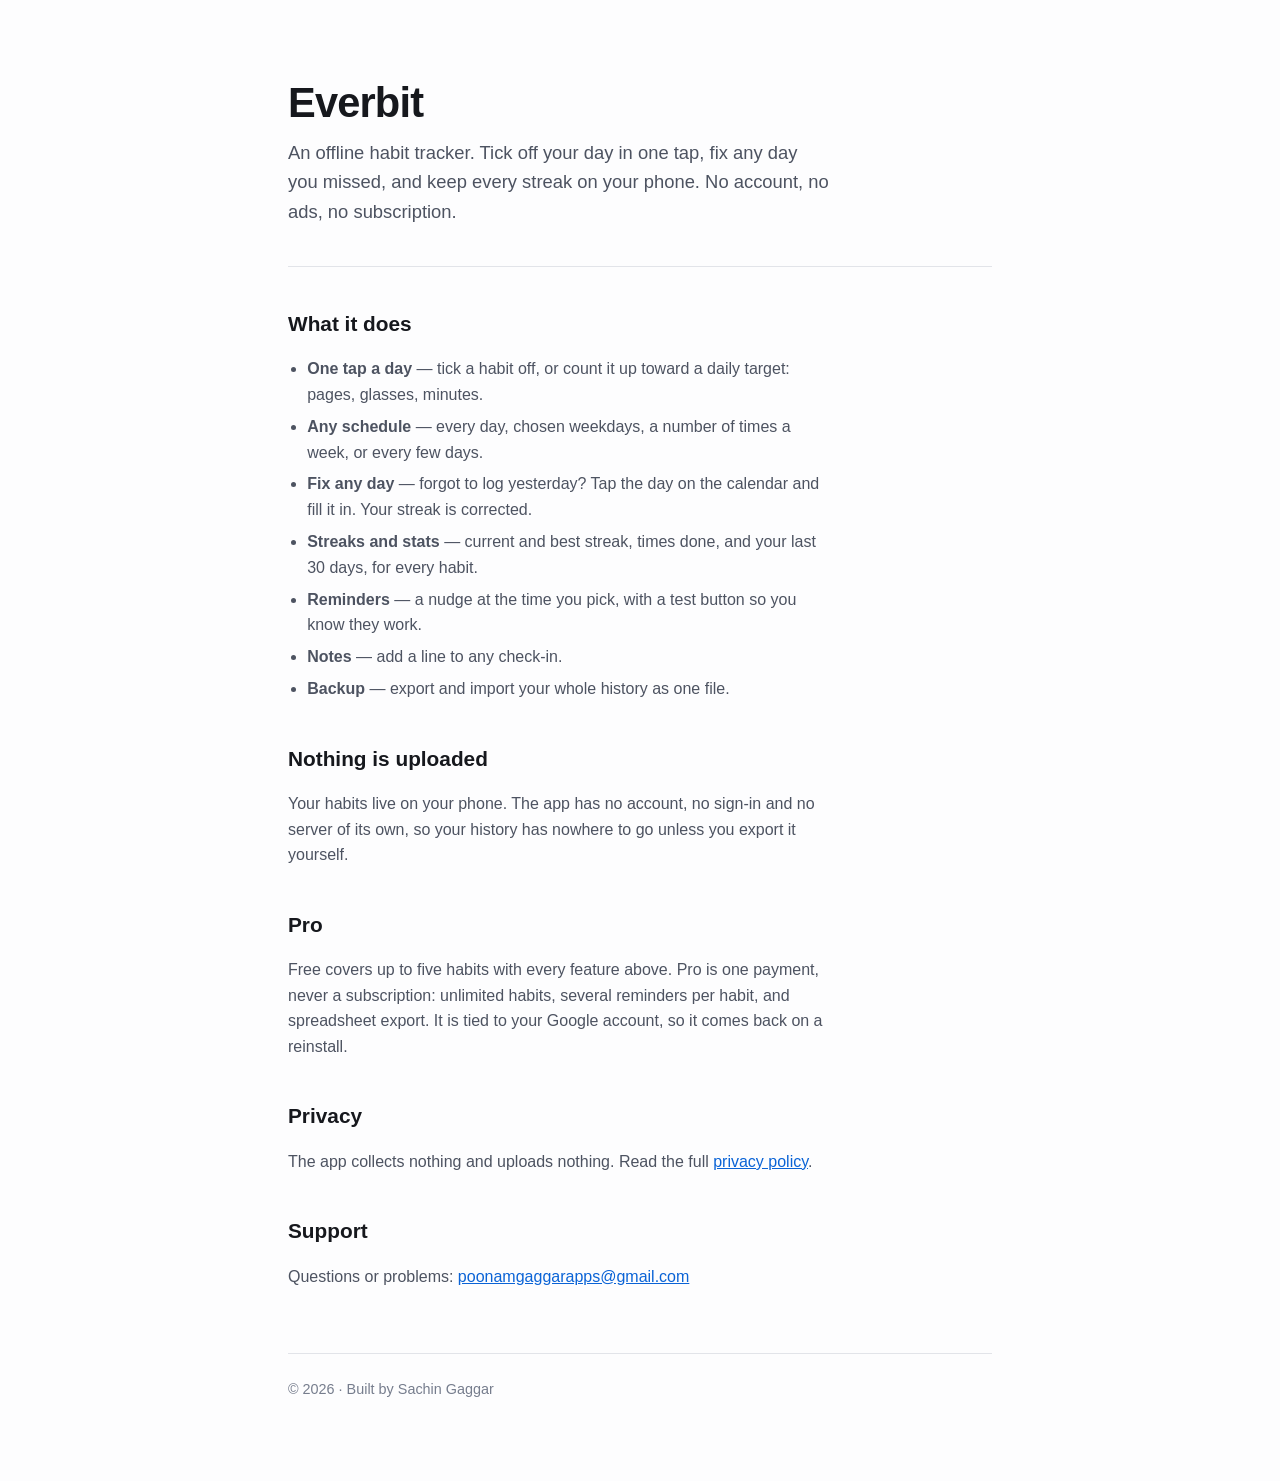
<file: index.html>
<!doctype html>
<html lang="en">
<head>
<meta charset="utf-8">
<meta name="viewport" content="width=device-width, initial-scale=1">
<title>Everbit</title>
<meta name="description" content="An offline habit tracker. Tick off your day in one tap, fix any day you missed, and keep every streak on your phone. No account, no ads, no subscription.">
<style>
  :root { --ink:#16181d; --soft:#4d5361; --faint:#767d8d; --rule:#e2e4e9; --accent:#0a63d6; --paper:#fdfdfe; }
  @media (prefers-color-scheme: dark) {
    :root { --ink:#e7e9ef; --soft:#a6adbd; --faint:#7b8394; --rule:#2a2f39; --accent:#8ba2f5; --paper:#101216; }
  }
  * { box-sizing:border-box; }
  body { margin:0; padding:0 1.5rem 5rem; background:var(--paper); color:var(--ink);
         font:16px/1.6 -apple-system,BlinkMacSystemFont,"Segoe UI",Roboto,sans-serif; }
  .wrap { max-width:44rem; margin:0 auto; }
  header { padding:5rem 0 2.5rem; border-bottom:1px solid var(--rule); }
  h1 { font-size:2.6rem; line-height:1.1; margin:0 0 .75rem; letter-spacing:-.02em; }
  .lede { font-size:1.15rem; color:var(--soft); margin:0; max-width:34rem; }
  h2 { font-size:1.3rem; margin:2.5rem 0 .75rem; }
  p { color:var(--soft); max-width:34rem; }
  ul { color:var(--soft); max-width:34rem; padding-left:1.2rem; }
  li { margin:.4rem 0; }
  a { color:var(--accent); }
  footer { margin-top:4rem; padding-top:1.5rem; border-top:1px solid var(--rule);
           color:var(--faint); font-size:.9rem; }
</style>
</head>
<body>
<div class="wrap">
  <header>
    <h1>Everbit</h1>
    <p class="lede">An offline habit tracker. Tick off your day in one tap, fix any day you missed, and keep every streak on your phone. No account, no ads, no subscription.</p>
  </header>

  <h2>What it does</h2>
  <ul>
    <li><strong>One tap a day</strong> — tick a habit off, or count it up toward a daily target: pages, glasses, minutes.</li>
    <li><strong>Any schedule</strong> — every day, chosen weekdays, a number of times a week, or every few days.</li>
    <li><strong>Fix any day</strong> — forgot to log yesterday? Tap the day on the calendar and fill it in. Your streak is corrected.</li>
    <li><strong>Streaks and stats</strong> — current and best streak, times done, and your last 30 days, for every habit.</li>
    <li><strong>Reminders</strong> — a nudge at the time you pick, with a test button so you know they work.</li>
    <li><strong>Notes</strong> — add a line to any check-in.</li>
    <li><strong>Backup</strong> — export and import your whole history as one file.</li>
  </ul>

  <h2>Nothing is uploaded</h2>
  <p>Your habits live on your phone. The app has no account, no sign-in and no
  server of its own, so your history has nowhere to go unless you export it yourself.</p>

  <h2>Pro</h2>
  <p>Free covers up to five habits with every feature above. Pro is one payment,
  never a subscription: unlimited habits, several reminders per habit, and
  spreadsheet export. It is tied to your Google account, so it comes back on a reinstall.</p>

  <h2>Privacy</h2>
  <p>The app collects nothing and uploads nothing. Read the full <a href="privacy.html">privacy policy</a>.</p>

  <h2>Support</h2>
  <p>Questions or problems: <a href="mailto:poonamgaggarapps@gmail.com">poonamgaggarapps@gmail.com</a></p>

  <footer>© 2026 · Built by Sachin Gaggar</footer>
</div>
</body>
</html>
</file>
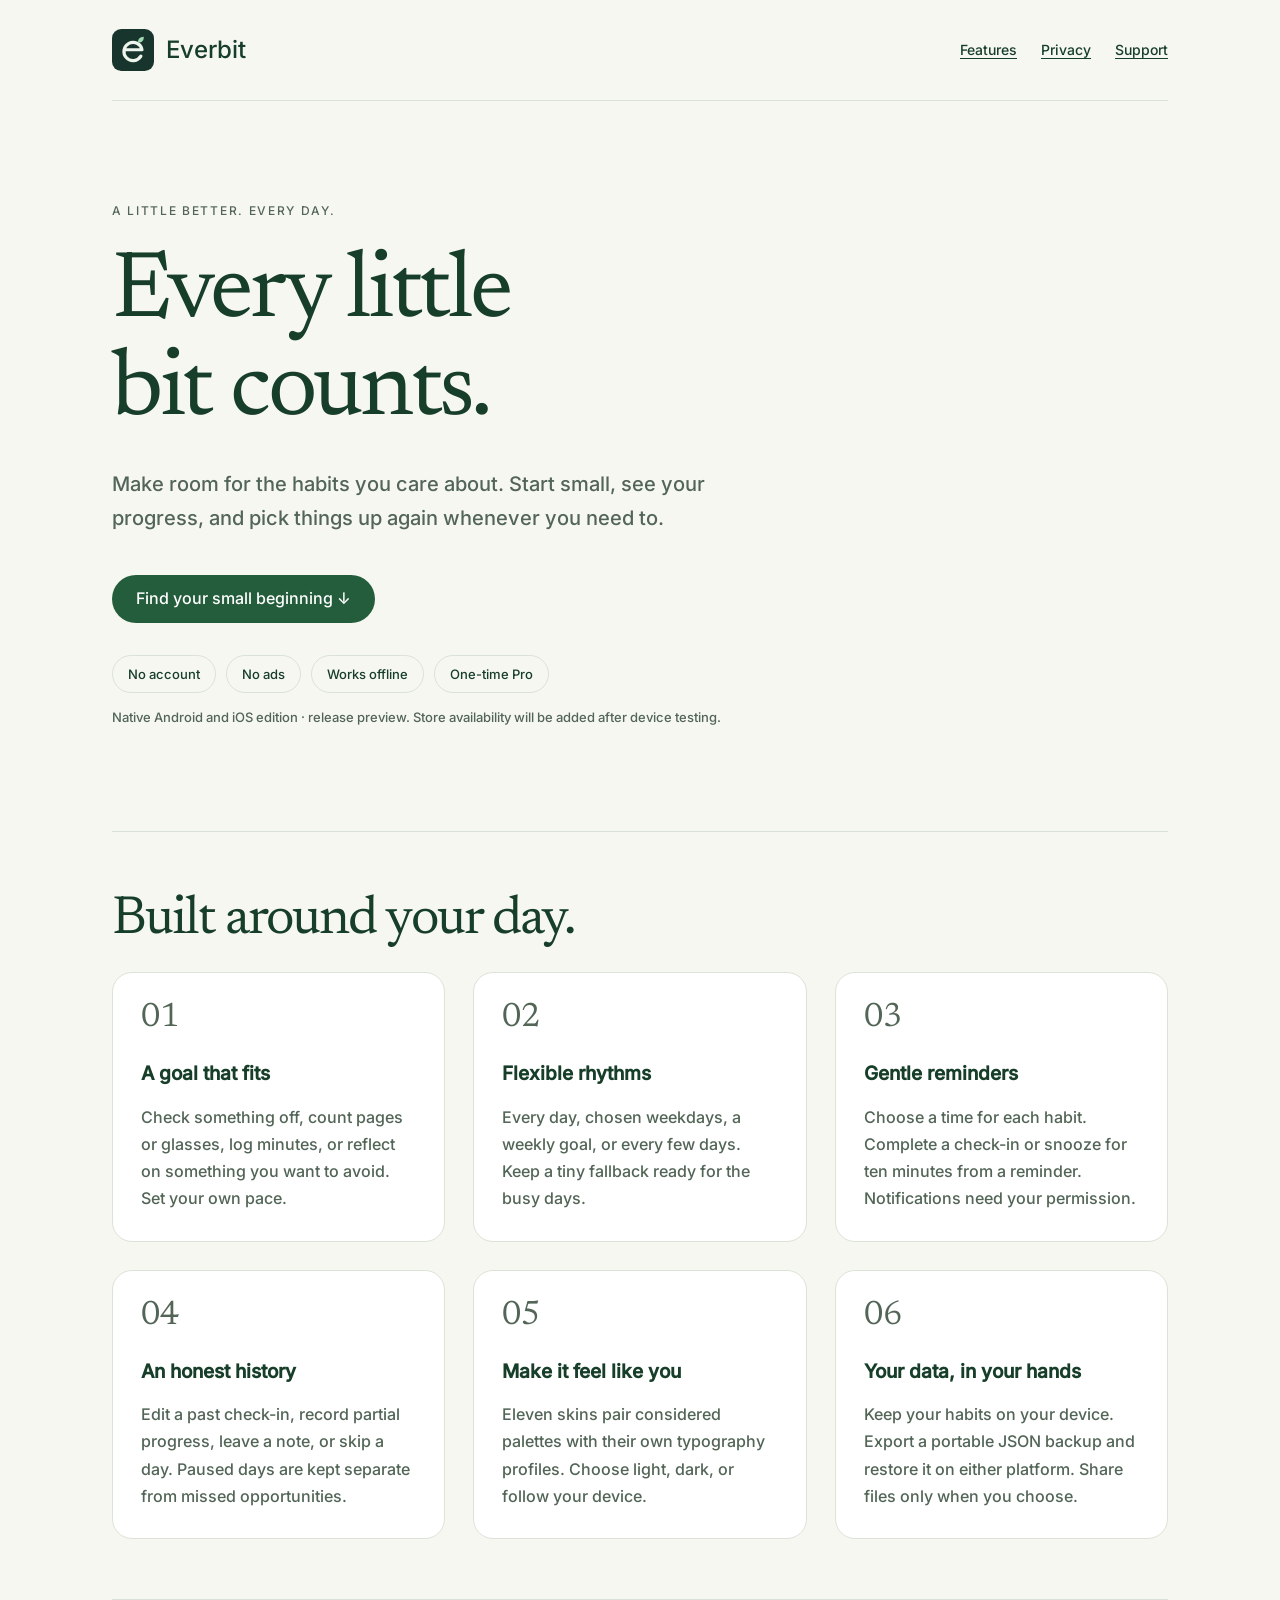
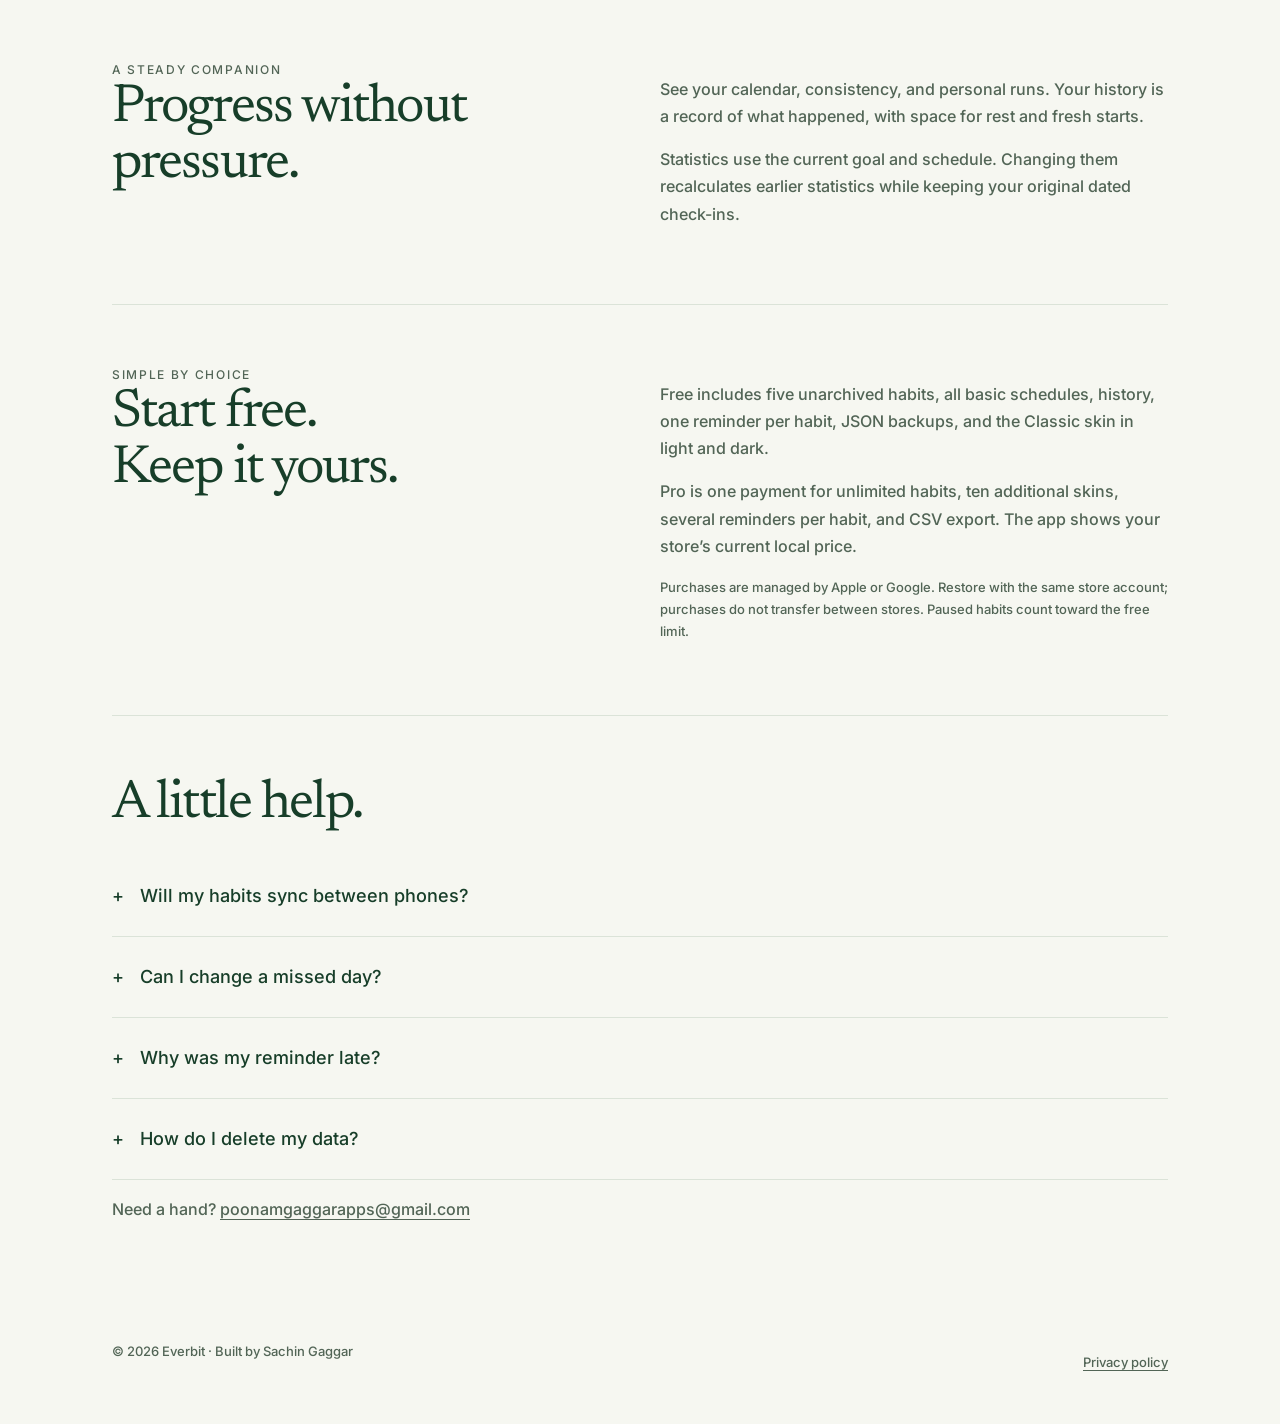
<file: native-preview/index.html>
<!doctype html>
<html lang="en"><head><meta charset="utf-8"><meta name="viewport" content="width=device-width,initial-scale=1">
<title>Everbit — Every little bit counts</title>
<meta name="description" content="A calm, private habit tracker. Build small routines, keep an honest history, and find a look that feels like you.">
<link rel="icon" href="assets/icon.svg"><link rel="stylesheet" href="style.css"></head>
<body><div class="wrap">
<header><a class="brand" href="index.html"><img src="assets/icon.svg" alt="">Everbit</a>
<nav aria-label="Main navigation"><a href="#features">Features</a><a href="privacy.html">Privacy</a><a href="#support">Support</a></nav></header>
<main>
<div class="hero"><div class="eyebrow">A little better. Every day.</div>
<h1>Every little<br>bit counts.</h1>
<p class="lede">Make room for the habits you care about. Start small, see your progress, and pick things up again whenever you need to.</p>
<a class="button" href="#features">Find your small beginning ↓</a>
<div class="chips"><span>No account</span><span>No ads</span><span>Works offline</span><span>One-time Pro</span></div>
<p class="notice">Native Android and iOS edition · release preview. Store availability will be added after device testing.</p></div>
<section id="features"><h2>Built around your day.</h2><div class="grid">
<article class="card"><span class="number">01</span><h3>A goal that fits</h3><p>Check something off, count pages or glasses, log minutes, or reflect on something you want to avoid. Set your own pace.</p></article>
<article class="card"><span class="number">02</span><h3>Flexible rhythms</h3><p>Every day, chosen weekdays, a weekly goal, or every few days. Keep a tiny fallback ready for the busy days.</p></article>
<article class="card"><span class="number">03</span><h3>Gentle reminders</h3><p>Choose a time for each habit. Complete a check-in or snooze for ten minutes from a reminder. Notifications need your permission.</p></article>
<article class="card"><span class="number">04</span><h3>An honest history</h3><p>Edit a past check-in, record partial progress, leave a note, or skip a day. Paused days are kept separate from missed opportunities.</p></article>
<article class="card"><span class="number">05</span><h3>Make it feel like you</h3><p>Eleven skins pair considered palettes with their own typography profiles. Choose light, dark, or follow your device.</p></article>
<article class="card"><span class="number">06</span><h3>Your data, in your hands</h3><p>Keep your habits on your device. Export a portable JSON backup and restore it on either platform. Share files only when you choose.</p></article>
</div></section>
<section class="two"><div><div class="eyebrow">A steady companion</div><h2>Progress without pressure.</h2></div>
<div><p>See your calendar, consistency, and personal runs. Your history is a record of what happened, with space for rest and fresh starts.</p>
<p>Statistics use the current goal and schedule. Changing them recalculates earlier statistics while keeping your original dated check-ins.</p></div></section>
<section class="two"><div><div class="eyebrow">Simple by choice</div><h2>Start free.<br>Keep it yours.</h2></div>
<div><p>Free includes five unarchived habits, all basic schedules, history, one reminder per habit, JSON backups, and the Classic skin in light and dark.</p>
<p>Pro is one payment for unlimited habits, ten additional skins, several reminders per habit, and CSV export. The app shows your store’s current local price.</p>
<p class="notice">Purchases are managed by Apple or Google. Restore with the same store account; purchases do not transfer between stores. Paused habits count toward the free limit.</p></div></section>
<section id="support"><h2>A little help.</h2>
<details><summary>Will my habits sync between phones?</summary><p>Everbit has no developer-operated sync service. Move your habits yourself using JSON export and restore. Restore replaces the destination’s current habit data after validation and confirmation.</p></details>
<details><summary>Can I change a missed day?</summary><p>Yes. Choose a past date and correct the entry. You can record a value, add a note, skip, or clear an entry.</p></details>
<details><summary>Why was my reminder late?</summary><p>Your operating system controls notification delivery. Focus modes, notification settings, battery limits, and background restrictions can delay or silence reminders. Use the test notification in Settings to check permission.</p></details>
<details><summary>How do I delete my data?</summary><p>Open Settings and choose Delete all local data. This removes habits, notes, preferences, reminders, and local recovery copies. Separately remove exported files or operating-system backups you want to erase. Store purchases remain attached to your store account.</p></details>
<p>Need a hand? <a href="mailto:poonamgaggarapps@gmail.com">poonamgaggarapps@gmail.com</a></p></section>
</main><footer><span>© 2026 Everbit · Built by Sachin Gaggar</span><a href="privacy.html">Privacy policy</a></footer>
</div></body></html>
</file>
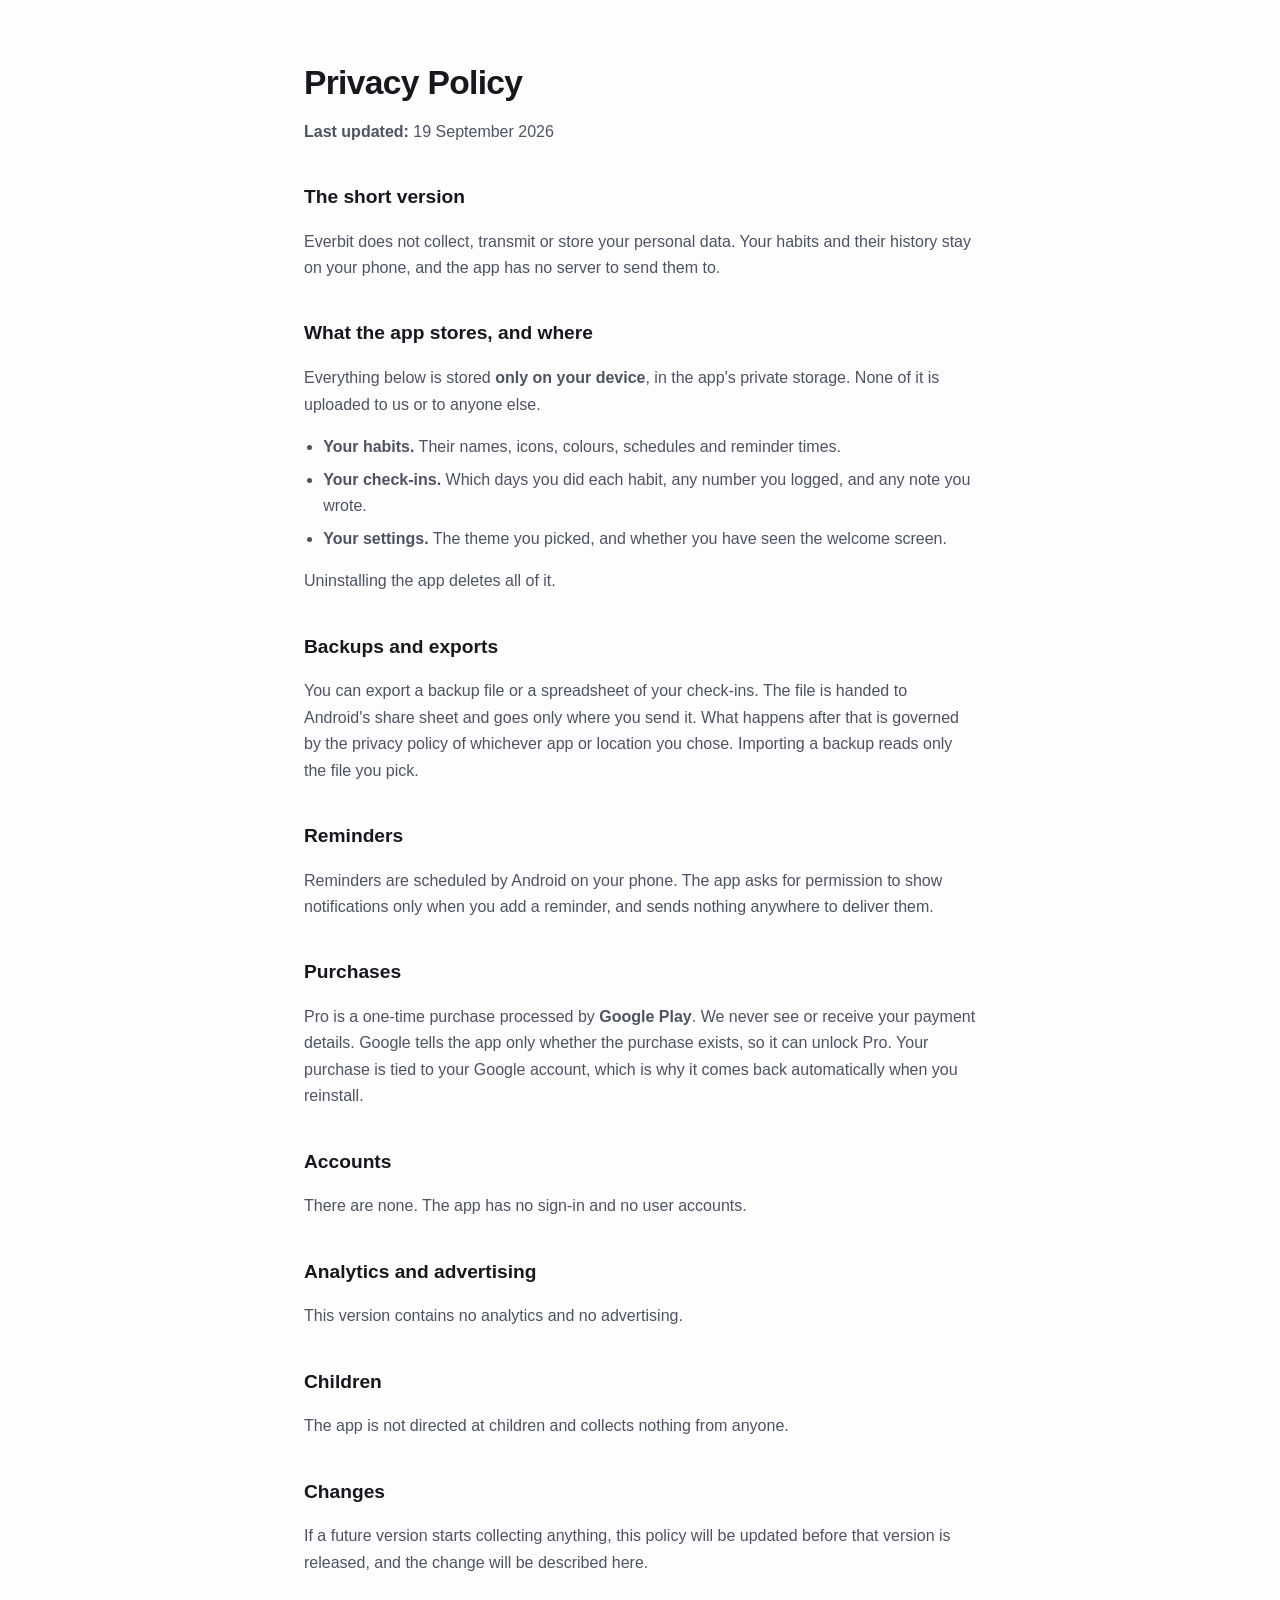
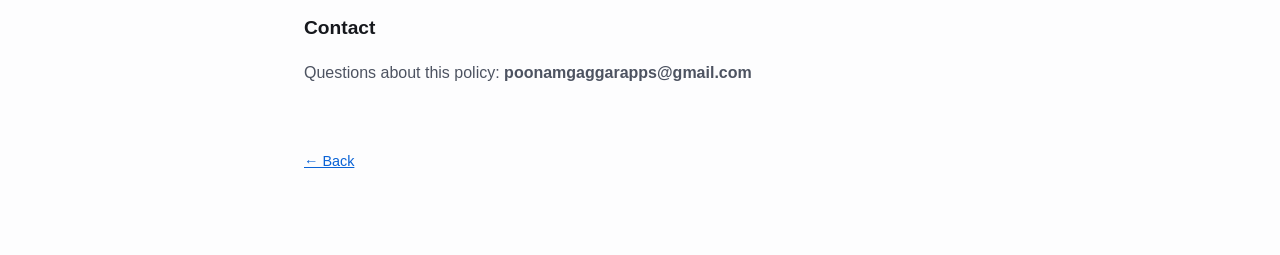
<file: privacy.html>
<!doctype html>
<html lang="en">
<head>
<meta charset="utf-8">
<meta name="viewport" content="width=device-width, initial-scale=1">
<title>Privacy Policy — Everbit</title>
<style>
  :root { --ink:#16181d; --soft:#4d5361; --faint:#767d8d; --rule:#e2e4e9; --accent:#0a63d6; --paper:#fdfdfe; }
  @media (prefers-color-scheme: dark) {
    :root { --ink:#e7e9ef; --soft:#a6adbd; --faint:#7b8394; --rule:#2a2f39; --accent:#8ba2f5; --paper:#101216; }
  }
  * { box-sizing:border-box; }
  body { margin:0; padding:0 1.5rem 5rem; background:var(--paper); color:var(--ink);
         font:16px/1.65 -apple-system,BlinkMacSystemFont,"Segoe UI",Roboto,sans-serif; }
  .wrap { max-width:42rem; margin:0 auto; padding-top:4rem; }
  h1 { font-size:2.1rem; line-height:1.15; margin:0 0 .5rem; letter-spacing:-.02em; }
  h2 { font-size:1.2rem; margin:2.25rem 0 .5rem; }
  p, li { color:var(--soft); }
  ul { padding-left:1.2rem; }
  li { margin:.4rem 0; }
  a { color:var(--accent); }
  .back { display:inline-block; margin-top:3rem; font-size:.9rem; }
</style>
</head>
<body>
<div class="wrap">
<h1>Privacy Policy</h1>
<p><strong>Last updated:</strong> 19 September 2026</p>

<h2>The short version</h2>
<p>Everbit does not collect, transmit or store your personal data. Your habits
and their history stay on your phone, and the app has no server to send them to.</p>

<h2>What the app stores, and where</h2>
<p>Everything below is stored <strong>only on your device</strong>, in the app's private
storage. None of it is uploaded to us or to anyone else.</p>
<ul>
<li><strong>Your habits.</strong> Their names, icons, colours, schedules and reminder times.</li>
<li><strong>Your check-ins.</strong> Which days you did each habit, any number you logged,
and any note you wrote.</li>
<li><strong>Your settings.</strong> The theme you picked, and whether you have seen the
welcome screen.</li>
</ul>
<p>Uninstalling the app deletes all of it.</p>

<h2>Backups and exports</h2>
<p>You can export a backup file or a spreadsheet of your check-ins. The file is
handed to Android's share sheet and goes only where you send it. What happens
after that is governed by the privacy policy of whichever app or location you
chose. Importing a backup reads only the file you pick.</p>

<h2>Reminders</h2>
<p>Reminders are scheduled by Android on your phone. The app asks for permission
to show notifications only when you add a reminder, and sends nothing anywhere
to deliver them.</p>

<h2>Purchases</h2>
<p>Pro is a one-time purchase processed by <strong>Google Play</strong>. We never see or
receive your payment details. Google tells the app only whether the purchase
exists, so it can unlock Pro. Your purchase is tied to your Google account,
which is why it comes back automatically when you reinstall.</p>

<h2>Accounts</h2>
<p>There are none. The app has no sign-in and no user accounts.</p>

<h2>Analytics and advertising</h2>
<p>This version contains no analytics and no advertising.</p>

<h2>Children</h2>
<p>The app is not directed at children and collects nothing from anyone.</p>

<h2>Changes</h2>
<p>If a future version starts collecting anything, this policy will be updated
before that version is released, and the change will be described here.</p>

<h2>Contact</h2>
<p>Questions about this policy: <strong>poonamgaggarapps@gmail.com</strong></p>

<a class="back" href="index.html">&larr; Back</a>
</div>
</body>
</html>
</file>
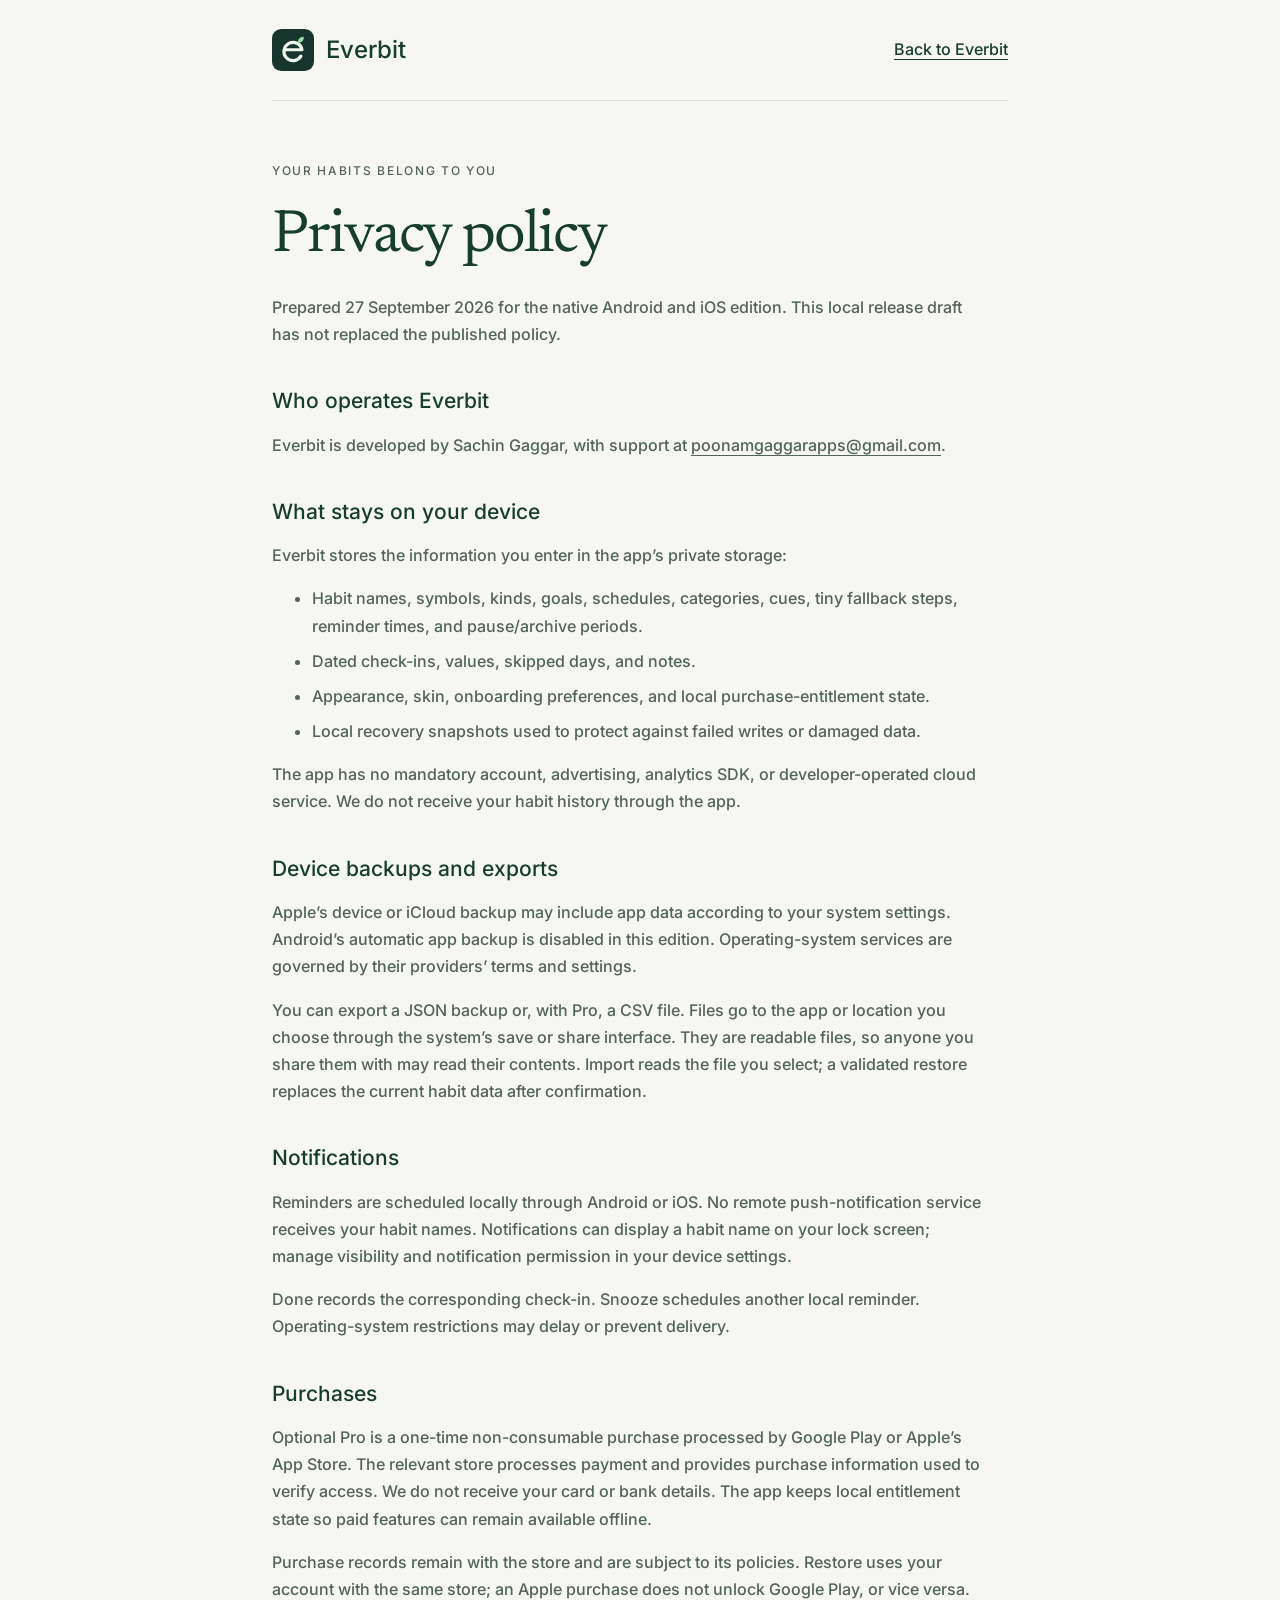
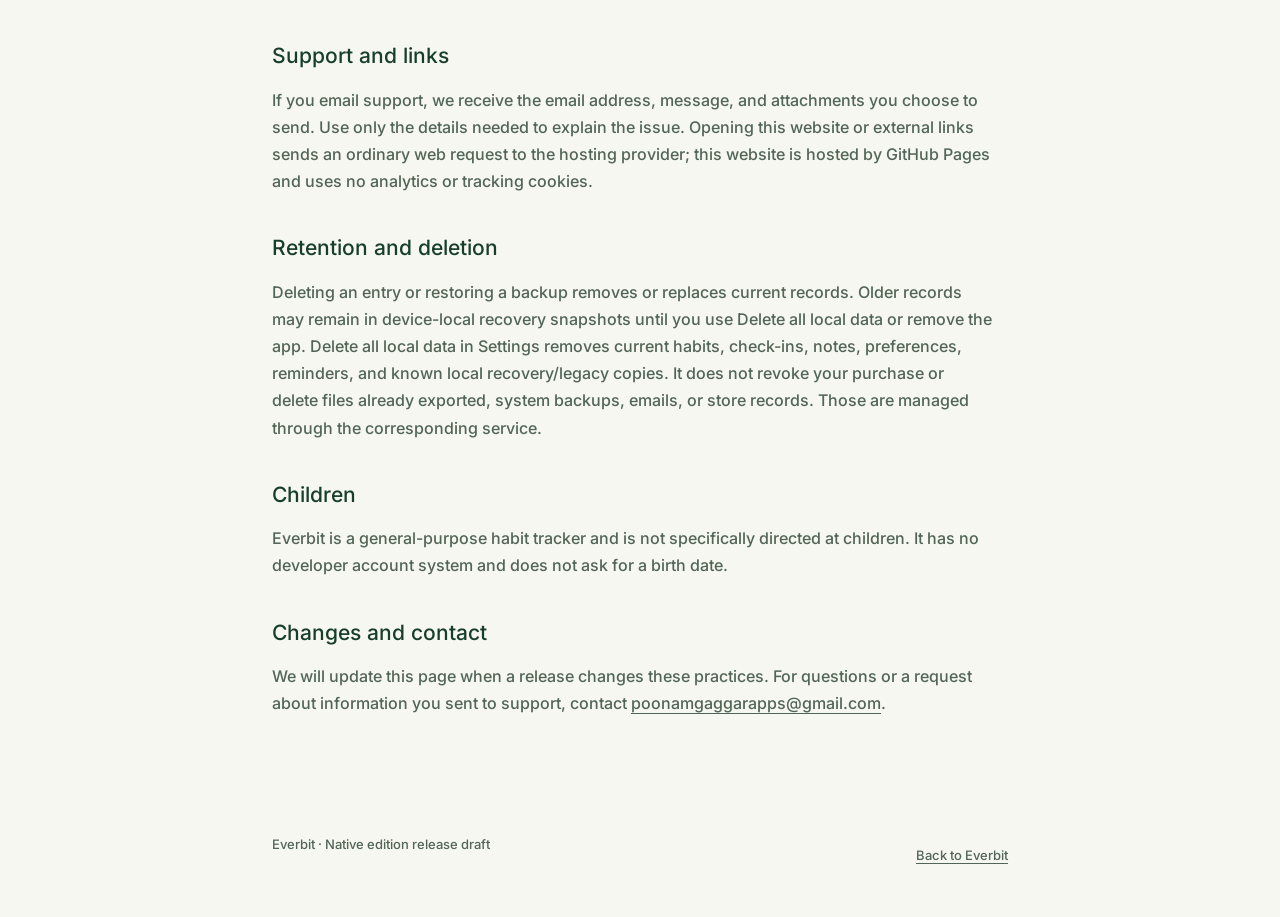
<file: native-preview/privacy.html>
<!doctype html>
<html lang="en"><head><meta charset="utf-8"><meta name="viewport" content="width=device-width,initial-scale=1">
<title>Privacy Policy — Everbit native edition</title><link rel="icon" href="assets/icon.svg"><link rel="stylesheet" href="style.css"></head>
<body><div class="wrap policy"><header><a class="brand" href="index.html"><img src="assets/icon.svg" alt="">Everbit</a><a href="index.html">Back to Everbit</a></header>
<main><div class="eyebrow">Your habits belong to you</div><h1>Privacy policy</h1>
<p>Prepared 27 September 2026 for the native Android and iOS edition. This local release draft has not replaced the published policy.</p>
<h2>Who operates Everbit</h2><p>Everbit is developed by Sachin Gaggar, with support at <a href="mailto:poonamgaggarapps@gmail.com">poonamgaggarapps@gmail.com</a>.</p>
<h2>What stays on your device</h2>
<p>Everbit stores the information you enter in the app’s private storage:</p><ul>
<li>Habit names, symbols, kinds, goals, schedules, categories, cues, tiny fallback steps, reminder times, and pause/archive periods.</li>
<li>Dated check-ins, values, skipped days, and notes.</li>
<li>Appearance, skin, onboarding preferences, and local purchase-entitlement state.</li>
<li>Local recovery snapshots used to protect against failed writes or damaged data.</li></ul>
<p>The app has no mandatory account, advertising, analytics SDK, or developer-operated cloud service. We do not receive your habit history through the app.</p>
<h2>Device backups and exports</h2>
<p>Apple’s device or iCloud backup may include app data according to your system settings. Android’s automatic app backup is disabled in this edition. Operating-system services are governed by their providers’ terms and settings.</p>
<p>You can export a JSON backup or, with Pro, a CSV file. Files go to the app or location you choose through the system’s save or share interface. They are readable files, so anyone you share them with may read their contents. Import reads the file you select; a validated restore replaces the current habit data after confirmation.</p>
<h2>Notifications</h2>
<p>Reminders are scheduled locally through Android or iOS. No remote push-notification service receives your habit names. Notifications can display a habit name on your lock screen; manage visibility and notification permission in your device settings.</p>
<p>Done records the corresponding check-in. Snooze schedules another local reminder. Operating-system restrictions may delay or prevent delivery.</p>
<h2>Purchases</h2>
<p>Optional Pro is a one-time non-consumable purchase processed by Google Play or Apple’s App Store. The relevant store processes payment and provides purchase information used to verify access. We do not receive your card or bank details. The app keeps local entitlement state so paid features can remain available offline.</p>
<p>Purchase records remain with the store and are subject to its policies. Restore uses your account with the same store; an Apple purchase does not unlock Google Play, or vice versa.</p>
<h2>Support and links</h2>
<p>If you email support, we receive the email address, message, and attachments you choose to send. Use only the details needed to explain the issue. Opening this website or external links sends an ordinary web request to the hosting provider; this website is hosted by GitHub Pages and uses no analytics or tracking cookies.</p>
<h2>Retention and deletion</h2>
<p>Deleting an entry or restoring a backup removes or replaces current records. Older records may remain in device-local recovery snapshots until you use Delete all local data or remove the app. Delete all local data in Settings removes current habits, check-ins, notes, preferences, reminders, and known local recovery/legacy copies. It does not revoke your purchase or delete files already exported, system backups, emails, or store records. Those are managed through the corresponding service.</p>
<h2>Children</h2><p>Everbit is a general-purpose habit tracker and is not specifically directed at children. It has no developer account system and does not ask for a birth date.</p>
<h2>Changes and contact</h2><p>We will update this page when a release changes these practices. For questions or a request about information you sent to support, contact <a href="mailto:poonamgaggarapps@gmail.com">poonamgaggarapps@gmail.com</a>.</p>
</main><footer><span>Everbit · Native edition release draft</span><a href="index.html">Back to Everbit</a></footer></div></body></html>
</file>
<file: native-preview/style.css>
@font-face{font-family:Newsreader;src:url(assets/Newsreader-Regular.ttf) format('truetype');font-display:swap}
@font-face{font-family:Inter;src:url(assets/Inter-Medium.ttf) format('truetype');font-display:swap}
:root{color-scheme:light dark;--paper:#f6f7f1;--card:#fff;--ink:#173e29;--soft:#526556;--line:#dbe3d8;--accent:#245d3b;--on:#fff}
@media(prefers-color-scheme:dark){:root{--paper:#132018;--card:#1c2d21;--ink:#e8f0e5;--soft:#bacbbb;--line:#354b38;--accent:#b7dbad;--on:#15331c}}
*{box-sizing:border-box}body{margin:0;background:var(--paper);color:var(--ink);font:500 16px/1.7 Inter,system-ui,sans-serif}
a{color:inherit;text-underline-offset:.22em}a:focus-visible,summary:focus-visible{outline:3px solid var(--accent);outline-offset:5px}
.wrap{max-width:1120px;margin:auto;padding:0 32px}header{display:flex;align-items:center;justify-content:space-between;padding:28px 0;border-bottom:1px solid var(--line);gap:20px}
.brand{display:flex;align-items:center;gap:12px;text-decoration:none;font-size:24px}.brand img{width:42px;height:42px}nav{display:flex;gap:24px;font-size:14px;flex-wrap:wrap}header a,footer a{display:inline-flex;align-items:center;min-height:44px}
.hero{padding:100px 0 90px;max-width:850px}.eyebrow{text-transform:uppercase;letter-spacing:.14em;font-size:12px;color:var(--soft)}
h1,h2{font-family:Newsreader,Georgia,serif;font-weight:400;letter-spacing:-.035em;line-height:1.04}h1{font-size:clamp(52px,8vw,94px);margin:25px 0}h2{font-size:clamp(36px,5vw,54px);margin:0 0 24px}h3{font-size:19px;line-height:1.4;margin:0 0 10px}
p{color:var(--soft);max-width:720px}.lede{font-size:20px;max-width:650px}.button{display:inline-flex;align-items:center;min-height:48px;background:var(--accent);color:var(--on);border-radius:30px;padding:10px 24px;text-decoration:none;margin-top:20px}
.chips{display:flex;gap:10px;flex-wrap:wrap;margin-top:32px}.chips span{border:1px solid var(--line);border-radius:22px;padding:7px 15px;font-size:13px}
section{padding:60px 0;border-top:1px solid var(--line)}.grid{display:grid;grid-template-columns:repeat(3,1fr);gap:28px}.card{padding:28px;border:1px solid var(--line);border-radius:20px;background:var(--card)}.card p{margin-bottom:0}
.two{display:grid;grid-template-columns:1fr 1fr;gap:40px}.number{font:400 34px Newsreader,serif;color:var(--soft);display:block;margin-bottom:26px}
details{padding:18px 0;border-bottom:1px solid var(--line)}summary{cursor:pointer;min-height:44px;display:flex;align-items:center;font-size:18px}summary::before{content:'+';margin-right:16px}
details[open] summary::before{content:'−'}details p{margin-left:30px}.notice{font-size:13px;color:var(--soft)}footer{padding:40px 0;display:flex;justify-content:space-between;gap:20px;font-size:13px;color:var(--soft)}
.policy{max-width:800px;margin:auto}.policy h1{font-size:60px}.policy h2{font:500 21px/1.4 Inter,system-ui,sans-serif;letter-spacing:0;margin:38px 0 12px}.policy main{padding:60px 0}.policy li{color:var(--soft);margin:8px 0}
@media(max-width:720px){.wrap{padding:0 22px}.hero{padding:60px 0}.grid,.two{grid-template-columns:1fr}.grid{gap:16px}.two{gap:20px}section{padding:42px 0}header,footer{align-items:flex-start;flex-wrap:wrap}nav{gap:16px}.lede{font-size:18px}.policy h1{font-size:46px}}
@media(prefers-reduced-motion:no-preference){html{scroll-behavior:smooth}}
</file>
